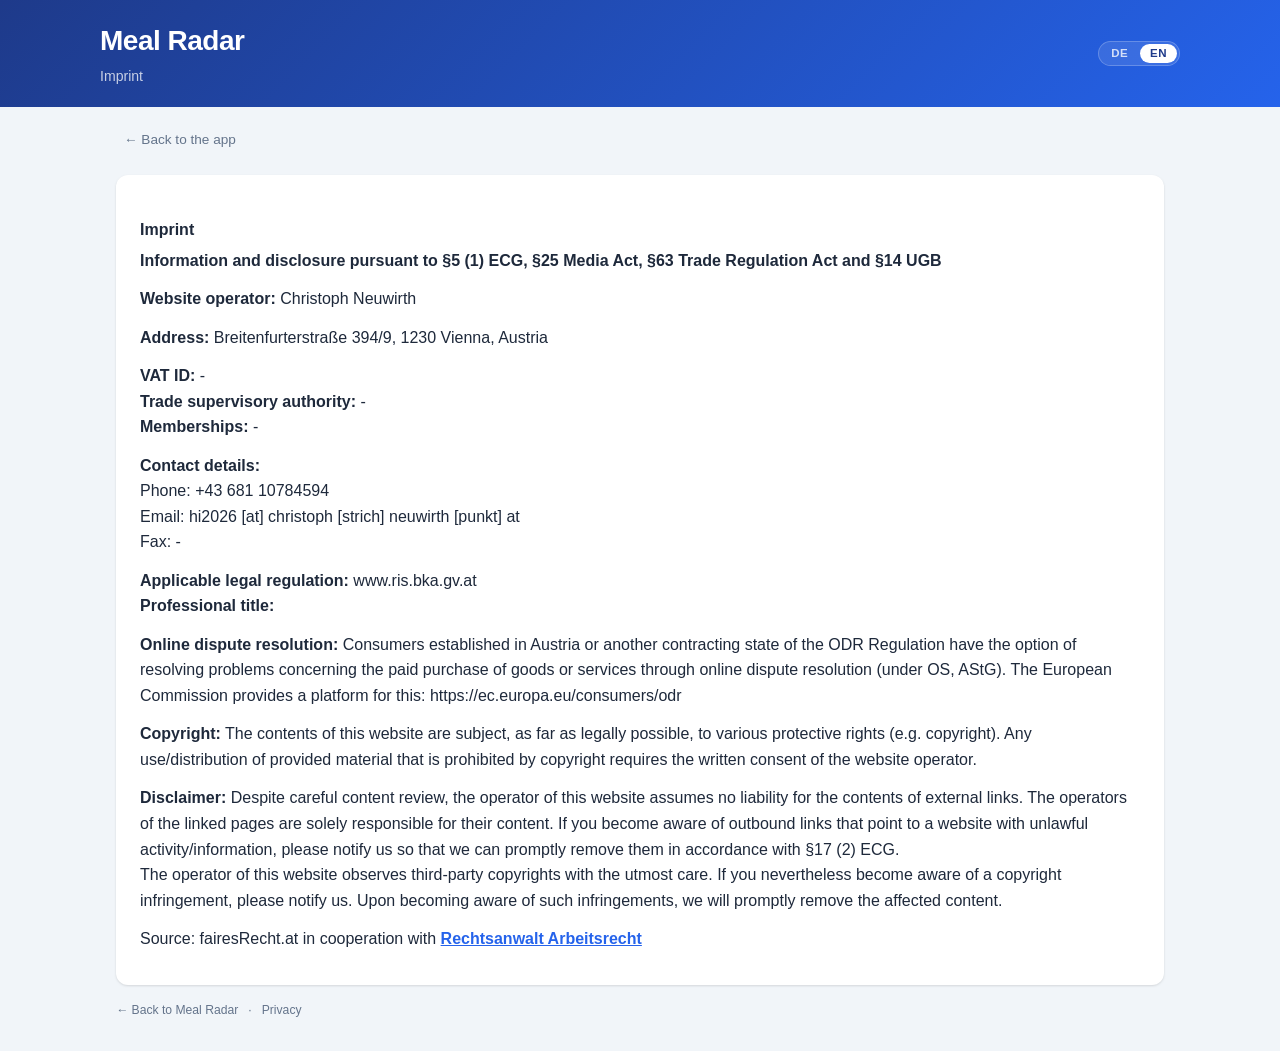
<file: imprint.html>
<!DOCTYPE html>
<html lang="en" data-theme="light">
<head>
  <meta charset="UTF-8">
  <meta name="viewport" content="width=device-width, initial-scale=1.0">
  <title>Imprint – Meal Radar</title>
  <link rel="apple-touch-icon" sizes="180x180" href="favicon/apple-touch-icon.png">
  <link rel="icon" type="image/png" sizes="32x32" href="favicon/favicon-32x32.png">
  <link rel="icon" type="image/png" sizes="16x16" href="favicon/favicon-16x16.png">
  <link rel="shortcut icon" href="favicon/favicon.ico">
  <link rel="manifest" href="favicon/site.webmanifest">
  <script>
    (function () {
      const t = localStorage.getItem('mealradar_theme');
      const d = window.matchMedia('(prefers-color-scheme: dark)').matches;
      if (t === 'dark' || (!t && d)) {
        document.documentElement.setAttribute('data-theme', 'dark');
      }
    })();
  </script>
  <link rel="stylesheet" href="style.css">
</head>
<body>

<header>
  <div class="header-inner">
    <div>
      <h1>Meal Radar</h1>
      <p data-i18n="subtitle">Imprint</p>
    </div>
    <div class="header-actions">
      <div class="ui-lang-toggle">
        <button id="uiLangDe" class="ui-lang-btn" type="button">DE</button>
        <button id="uiLangEn" class="ui-lang-btn active" type="button">EN</button>
      </div>
    </div>
  </div>
</header>

<nav class="back-nav"><a href="index.html" data-i18n="back_to_app">&#8592; Back to the app</a></nav>

<main>
  <div class="card legal-content" id="legal-body" data-i18n-html="body_html"></div>
</main>

<footer>
  <div class="footer-links">
    <a href="index.html" data-i18n="back_to_meal_radar">&#8592; Back to Meal Radar</a>
    <span aria-hidden="true">&middot;</span>
    <a href="privacy.html" data-i18n="link_privacy">Privacy</a>
  </div>
</footer>

<script>
(function () {
  const LANG_KEY = 'mealradar-lang';
  const STRINGS = {
    de: {
      page_title: 'Impressum – Meal Radar',
      subtitle: 'Impressum',
      back_to_app: '← Zurück zur App',
      back_to_meal_radar: '← Zurück zu Meal Radar',
      link_privacy: 'Datenschutz',
      body_html: `
<h4>Impressum</h4>
<p><b>Informationen und Offenlegung gemäß §5 (1) ECG, § 25 MedienG, § 63 GewO und § 14 UGB</b></p>
<p><b>Webseitenbetreiber:</b> Christoph Neuwirth</p>
<p><b>Anschrift:</b> Breitenfurterstraße 394/9, 1230 Wien</p>
<p><b>UID-Nr: </b> - <br><b>Gewerbeaufsichtbehörde:</b> - <br><b>Mitgliedschaften:</b> -</p>
<p><b>Kontaktdaten:</b><br>Telefon: +43 681 10784594<br>Email: hi2026 [at] christoph [strich] neuwirth [punkt] at<br>Fax: -</p>
<p><b>Anwendbare Rechtsvorschrift:</b> www.ris.bka.gv.at <br><b>Berufsbezeichnung:</b> </p>
<p><b>Online Streitbeilegung:</b> Verbraucher, welche in Österreich oder in einem sonstigen Vertragsstaat der ODR-VO niedergelassen sind, haben die Möglichkeit Probleme bezüglich dem entgeltlichen Kauf von Waren oder Dienstleistungen im Rahmen einer Online-Streitbeilegung (nach OS, AStG) zu lösen. Die Europäische Kommission stellt eine Plattform hierfür bereit: https://ec.europa.eu/consumers/odr</p>
<p><b>Urheberrecht:</b> Die Inhalte dieser Webseite unterliegen, soweit dies rechtlich möglich ist, diversen Schutzrechten (z.B dem Urheberrecht). Jegliche Verwendung/Verbreitung von bereitgestelltem Material, welche urheberrechtlich untersagt ist, bedarf schriftlicher Zustimmung des Webseitenbetreibers.</p>
<p><b>Haftungsausschluss:</b> Trotz sorgfältiger inhaltlicher Kontrolle übernimmt der Webseitenbetreiber dieser Webseite keine Haftung für die Inhalte externer Links. Für den Inhalt der verlinkten Seiten sind ausschließlich deren Betreiber verantwortlich. Sollten Sie dennoch auf ausgehende Links aufmerksam werden, welche auf eine Webseite mit rechtswidriger Tätigkeit/Information verweisen, ersuchen wir um dementsprechenden Hinweis, um diese nach § 17 Abs. 2 ECG umgehend zu entfernen.<br>Die Urheberrechte Dritter werden vom Betreiber dieser Webseite mit größter Sorgfalt beachtet. Sollten Sie trotzdem auf eine Urheberrechtsverletzung aufmerksam werden, bitten wir um einen entsprechenden Hinweis. Bei Bekanntwerden derartiger Rechtsverletzungen werden wir den betroffenen Inhalt umgehend entfernen.</p>
<p>Quelle: fairesRecht.at in Kooperation mit <b><a href="https://rechtsanwaltwien.com/arbeitsrecht">Rechtsanwalt Arbeitsrecht</a></b></p>`,
    },
    en: {
      page_title: 'Imprint – Meal Radar',
      subtitle: 'Imprint',
      back_to_app: '← Back to the app',
      back_to_meal_radar: '← Back to Meal Radar',
      link_privacy: 'Privacy',
      body_html: `
<h4>Imprint</h4>
<p><b>Information and disclosure pursuant to §5 (1) ECG, §25 Media Act, §63 Trade Regulation Act and §14 UGB</b></p>
<p><b>Website operator:</b> Christoph Neuwirth</p>
<p><b>Address:</b> Breitenfurterstraße 394/9, 1230 Vienna, Austria</p>
<p><b>VAT ID: </b> - <br><b>Trade supervisory authority:</b> - <br><b>Memberships:</b> -</p>
<p><b>Contact details:</b><br>Phone: +43 681 10784594<br>Email: hi2026 [at] christoph [strich] neuwirth [punkt] at<br>Fax: -</p>
<p><b>Applicable legal regulation:</b> www.ris.bka.gv.at <br><b>Professional title:</b> </p>
<p><b>Online dispute resolution:</b> Consumers established in Austria or another contracting state of the ODR Regulation have the option of resolving problems concerning the paid purchase of goods or services through online dispute resolution (under OS, AStG). The European Commission provides a platform for this: https://ec.europa.eu/consumers/odr</p>
<p><b>Copyright:</b> The contents of this website are subject, as far as legally possible, to various protective rights (e.g. copyright). Any use/distribution of provided material that is prohibited by copyright requires the written consent of the website operator.</p>
<p><b>Disclaimer:</b> Despite careful content review, the operator of this website assumes no liability for the contents of external links. The operators of the linked pages are solely responsible for their content. If you become aware of outbound links that point to a website with unlawful activity/information, please notify us so that we can promptly remove them in accordance with §17 (2) ECG.<br>The operator of this website observes third-party copyrights with the utmost care. If you nevertheless become aware of a copyright infringement, please notify us. Upon becoming aware of such infringements, we will promptly remove the affected content.</p>
<p>Source: fairesRecht.at in cooperation with <b><a href="https://rechtsanwaltwien.com/arbeitsrecht">Rechtsanwalt Arbeitsrecht</a></b></p>`,
    },
  };

  function applyLang(lang) {
    if (lang !== 'de' && lang !== 'en') lang = 'en';
    localStorage.setItem(LANG_KEY, lang);
    document.documentElement.lang = lang;
    document.title = STRINGS[lang].page_title;
    document.querySelectorAll('[data-i18n]').forEach(el => {
      const k = el.dataset.i18n;
      if (STRINGS[lang][k] !== undefined) el.textContent = STRINGS[lang][k];
    });
    document.querySelectorAll('[data-i18n-html]').forEach(el => {
      const k = el.dataset.i18nHtml;
      if (STRINGS[lang][k] !== undefined) el.innerHTML = STRINGS[lang][k];
    });
    document.getElementById('uiLangDe').classList.toggle('active', lang === 'de');
    document.getElementById('uiLangEn').classList.toggle('active', lang === 'en');
  }

  document.getElementById('uiLangDe').addEventListener('click', () => applyLang('de'));
  document.getElementById('uiLangEn').addEventListener('click', () => applyLang('en'));

  const saved = localStorage.getItem(LANG_KEY);
  applyLang(saved === 'de' || saved === 'en' ? saved : 'en');
})();
</script>

</body>
</html>
</file>
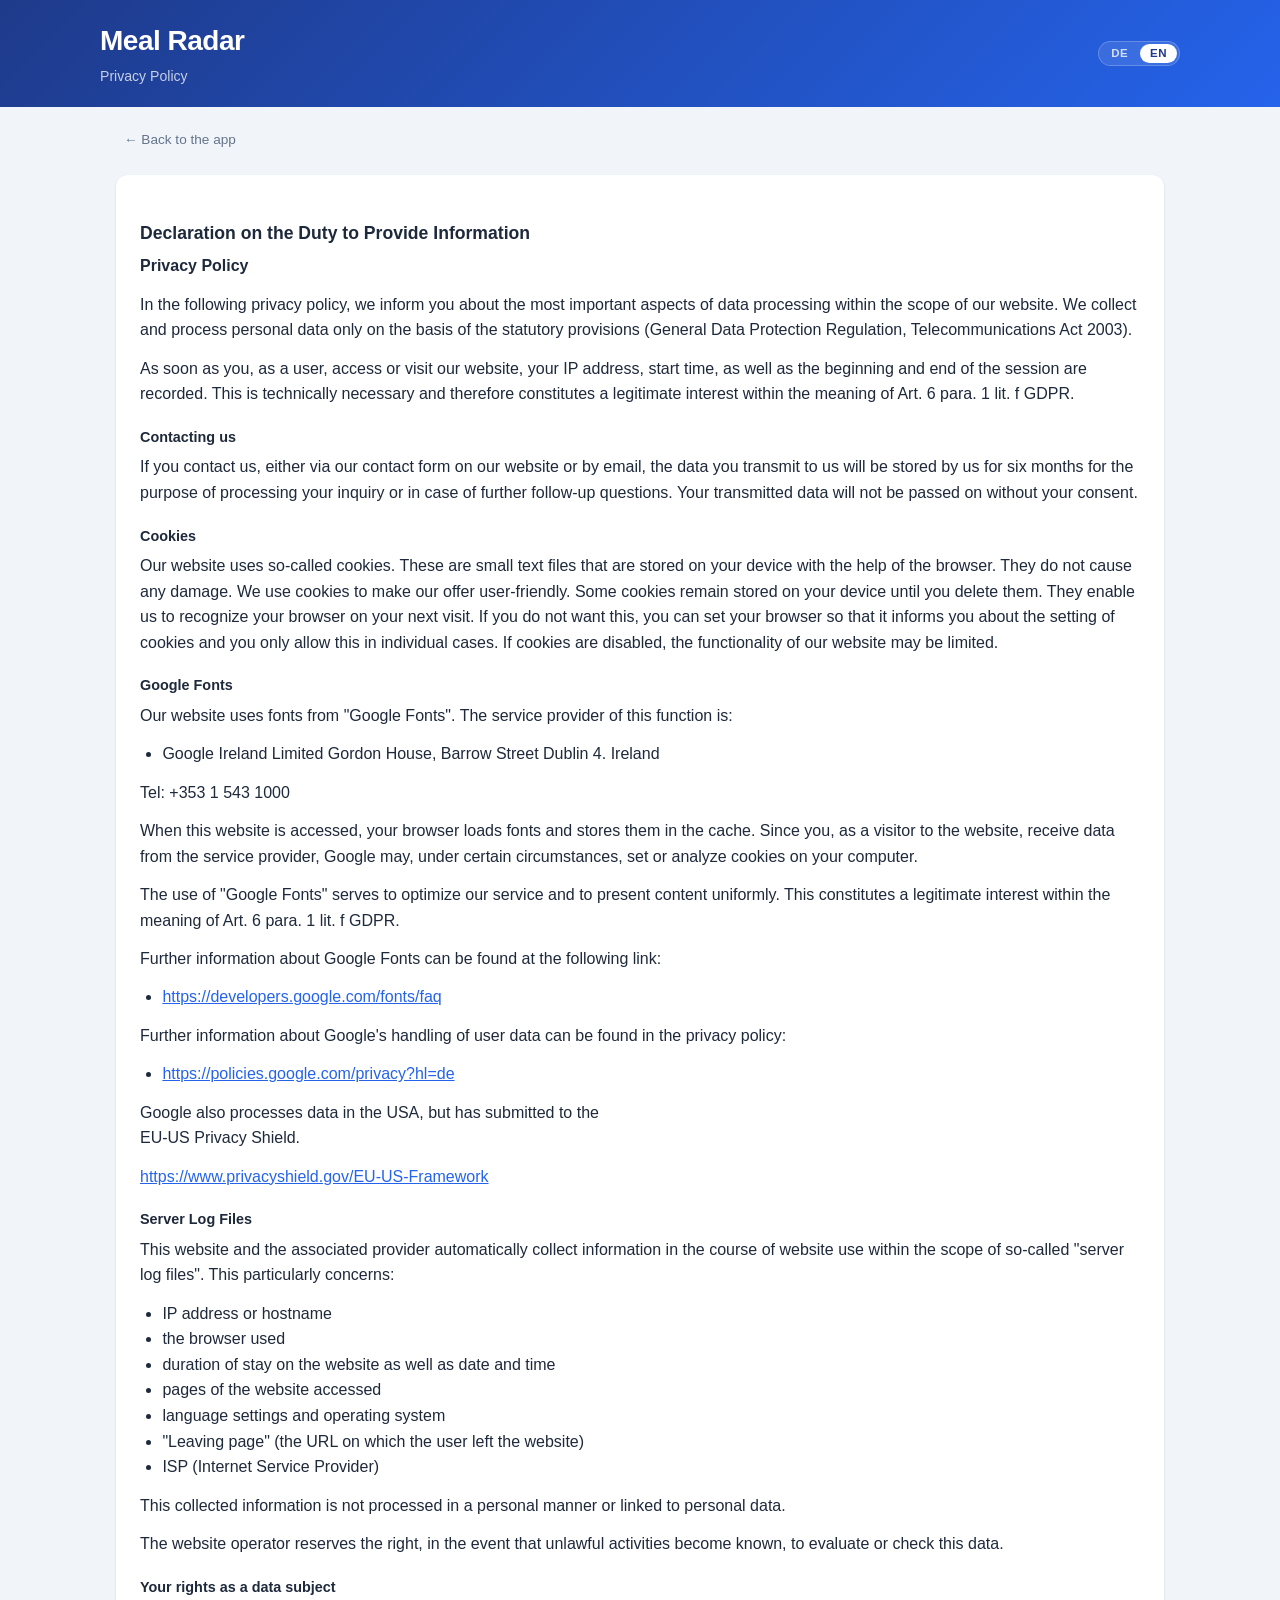
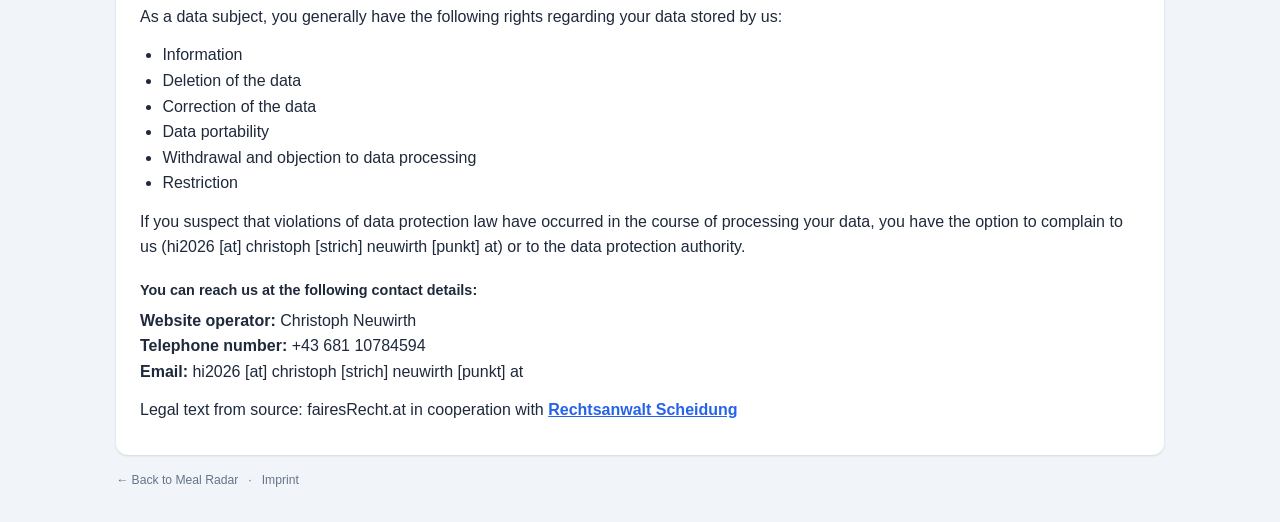
<file: privacy.html>
<!DOCTYPE html>
<html lang="en" data-theme="light">
<head>
  <meta charset="UTF-8">
  <meta name="viewport" content="width=device-width, initial-scale=1.0">
  <title>Privacy – Meal Radar</title>
  <link rel="apple-touch-icon" sizes="180x180" href="favicon/apple-touch-icon.png">
  <link rel="icon" type="image/png" sizes="32x32" href="favicon/favicon-32x32.png">
  <link rel="icon" type="image/png" sizes="16x16" href="favicon/favicon-16x16.png">
  <link rel="shortcut icon" href="favicon/favicon.ico">
  <link rel="manifest" href="favicon/site.webmanifest">
  <script>
    (function () {
      const t = localStorage.getItem('mealradar_theme');
      const d = window.matchMedia('(prefers-color-scheme: dark)').matches;
      if (t === 'dark' || (!t && d)) {
        document.documentElement.setAttribute('data-theme', 'dark');
      }
    })();
  </script>
  <link rel="stylesheet" href="style.css">
</head>
<body>

<header>
  <div class="header-inner">
    <div>
      <h1>Meal Radar</h1>
      <p data-i18n="subtitle">Privacy Policy</p>
    </div>
    <div class="header-actions">
      <div class="ui-lang-toggle">
        <button id="uiLangDe" class="ui-lang-btn" type="button">DE</button>
        <button id="uiLangEn" class="ui-lang-btn active" type="button">EN</button>
      </div>
    </div>
  </div>
</header>

<nav class="back-nav"><a href="index.html" data-i18n="back_to_app">&#8592; Back to the app</a></nav>

<main>
  <div class="card legal-content" id="legal-body" data-i18n-html="body_html"></div>
</main>

<footer>
  <div class="footer-links">
    <a href="index.html" data-i18n="back_to_meal_radar">&#8592; Back to Meal Radar</a>
    <span aria-hidden="true">&middot;</span>
    <a href="imprint.html" data-i18n="link_imprint">Imprint</a>
  </div>
</footer>

<script>
(function () {
  const LANG_KEY = 'mealradar-lang';
  const STRINGS = {
    de: {
      page_title: 'Datenschutz – Meal Radar',
      subtitle: 'Datenschutzerklärung',
      back_to_app: '← Zurück zur App',
      back_to_meal_radar: '← Zurück zu Meal Radar',
      link_imprint: 'Impressum',
      body_html: `
<h3>Erklärung zur Informationspflicht</h3>
<p><strong>Datenschutzerklärung</strong></p>
<p>In folgender Datenschutzerklärung informieren wir Sie über die wichtigsten Aspekte der Datenverarbeitung im Rahmen unserer Webseite. Wir erheben und verarbeiten personenbezogene Daten nur auf Grundlage der gesetzlichen Bestimmungen (Datenschutzgrundverordnung, Telekommunikationsgesetz 2003).</p>
<p>Sobald Sie als Benutzer auf unsere Webseite zugreifen oder diese besuchen wird Ihre IP-Adresse, Beginn sowie Beginn und Ende der Sitzung erfasst. Dies ist technisch bedingt und stellt somit ein berechtigtes Interesse iSv Art 6 Abs 1 lit f DSGVO.</p>
<h5>Kontakt mit uns</h5>
<p>Wenn Sie uns, entweder über unser Kontaktformular auf unserer Webseite, oder per Email kontaktieren, dann werden die von Ihnen an uns übermittelten Daten zwecks Bearbeitung Ihrer Anfrage oder für den Fall von weiteren Anschlussfragen für sechs Monate bei uns gespeichert. Es erfolgt, ohne Ihre Einwilligung, keine Weitergabe Ihrer übermittelten Daten.</p>
<h5>Cookies</h5>
<p>Unsere Website verwendet so genannte Cookies. Dabei handelt es sich um kleine Textdateien, die mit Hilfe des Browsers auf Ihrem Endgerät abgelegt werden. Sie richten keinen Schaden an. Wir nutzen Cookies dazu, unser Angebot nutzerfreundlich zu gestalten. Einige Cookies bleiben auf Ihrem Endgerät gespeichert, bis Sie diese löschen. Sie ermöglichen es uns, Ihren Browser beim nächsten Besuch wiederzuerkennen. Wenn Sie dies nicht wünschen, so können Sie Ihren Browser so einrichten, dass er Sie über das Setzen von Cookies informiert und Sie dies nur im Einzelfall erlauben. Bei der Deaktivierung von Cookies kann die Funktionalität unserer Website eingeschränkt sein.</p>
<h5>Google Fonts</h5>
<p>Unsere Website verwendet Schriftarten von „Google Fonts". Der Dienstanbieter dieser Funktion ist:</p>
<ul><li>Google Ireland Limited Gordon House, Barrow Street Dublin 4. Ireland</li></ul>
<p>Tel: +353 1 543 1000</p>
<p>Beim Aufrufen dieser Webseite lädt Ihr Browser Schriftarten und speichert diese in den Cache. Da Sie, als Besucher der Webseite, Daten des Dienstanbieters empfangen kann Google unter Umständen Cookies auf Ihrem Rechner setzen oder analysieren.</p>
<p>Die Nutzung von „Google-Fonts" dient der Optimierung unserer Dienstleistung und der einheitlichen Darstellung von Inhalten. Dies stellt ein berechtigtes Interesse im Sinne von Art. 6 Abs. 1 lit. f DSGVO dar.</p>
<p>Weitere Informationen zu Google Fonts erhalten Sie unter folgendem Link:</p>
<ul><li><a href="https://developers.google.com/fonts/faq">https://developers.google.com/fonts/faq</a></li></ul>
<p>Weitere Informationen über den Umgang mit Nutzerdaten von Google können Sie der Datenschutzerklärung entnehmen:</p>
<ul><li><a href="https://policies.google.com/privacy?hl=de">https://policies.google.com/privacy?hl=de</a></li></ul>
<p>Google verarbeitet die Daten auch in den USA, hat sich jedoch dem<br>EU-US Privacy-Shield unterworfen.</p>
<p><a href="https://www.privacyshield.gov/EU-US-Framework">https://www.privacyshield.gov/EU-US-Framework</a></p>
<h5>Server-Log Files</h5>
<p>Diese Webseite und der damit verbundene Provider erhebt im Zuge der Webseitennutzung automatisch Informationen im Rahmen sogenannter „Server-Log Files". Dies betrifft insbesondere:</p>
<ul>
  <li>IP-Adresse oder Hostname</li>
  <li>den verwendeten Browser</li>
  <li>Aufenthaltsdauer auf der Webseite sowie Datum und Uhrzeit</li>
  <li>aufgerufene Seiten der Webseite</li>
  <li>Spracheinstellungen und Betriebssystem</li>
  <li>„Leaving-Page" (auf welcher URL hat der Benutzer die Webseite verlassen)</li>
  <li>ISP (Internet Service Provider)</li>
</ul>
<p>Diese erhobenen Informationen werden nicht personenbezogen verarbeitet oder mit personenbezogenen Daten in Verbindung gebracht.</p>
<p>Der Webseitenbetreiber behält es sich vor, im Falle von Bekanntwerden rechtswidriger Tätigkeiten, diese Daten auszuwerten oder zu überprüfen.</p>
<h5>Ihre Rechte als Betroffener</h5>
<p>Sie als Betroffener haben bezüglich Ihrer Daten, welche bei uns gespeichert sind grundsätzlich ein Recht auf:</p>
<ul>
  <li>Auskunft</li>
  <li>Löschung der Daten</li>
  <li>Berichtigung der Daten</li>
  <li>Übertragbarkeit der Daten</li>
  <li>Wiederruf und Widerspruch zur Datenverarbeitung</li>
  <li>Einschränkung</li>
</ul>
<p>Wenn sie vermuten, dass im Zuge der Verarbeitung Ihrer Daten Verstöße gegen das Datenschutzrecht passiert sind, so haben Sie die Möglichkeit sich bei uns (hi2026 [at] christoph [strich] neuwirth [punkt] at) oder der Datenschutzbehörde zu beschweren.</p>
<h5>Sie erreichen uns unter folgenden Kontaktdaten:</h5>
<p><b>Webseitenbetreiber:</b> Christoph Neuwirth<br><b>Telefonnummer:</b> +43 681 10784594<br><b>Email:</b> hi2026 [at] christoph [strich] neuwirth [punkt] at</p>
<p><span>Rechtstext von </span>Quelle: fairesRecht.at in Kooperation mit <b><a href="https://rechtsanwaltwien.com/scheidung">Rechtsanwalt Scheidung</a></b></p>`,
    },
    en: {
      page_title: 'Privacy – Meal Radar',
      subtitle: 'Privacy Policy',
      back_to_app: '← Back to the app',
      back_to_meal_radar: '← Back to Meal Radar',
      link_imprint: 'Imprint',
      body_html: `
<h3>Declaration on the Duty to Provide Information</h3>
<p><strong>Privacy Policy</strong></p>
<p>In the following privacy policy, we inform you about the most important aspects of data processing within the scope of our website. We collect and process personal data only on the basis of the statutory provisions (General Data Protection Regulation, Telecommunications Act 2003).</p>
<p>As soon as you, as a user, access or visit our website, your IP address, start time, as well as the beginning and end of the session are recorded. This is technically necessary and therefore constitutes a legitimate interest within the meaning of Art. 6 para. 1 lit. f GDPR.</p>
<h5>Contacting us</h5>
<p>If you contact us, either via our contact form on our website or by email, the data you transmit to us will be stored by us for six months for the purpose of processing your inquiry or in case of further follow-up questions. Your transmitted data will not be passed on without your consent.</p>
<h5>Cookies</h5>
<p>Our website uses so-called cookies. These are small text files that are stored on your device with the help of the browser. They do not cause any damage. We use cookies to make our offer user-friendly. Some cookies remain stored on your device until you delete them. They enable us to recognize your browser on your next visit. If you do not want this, you can set your browser so that it informs you about the setting of cookies and you only allow this in individual cases. If cookies are disabled, the functionality of our website may be limited.</p>
<h5>Google Fonts</h5>
<p>Our website uses fonts from "Google Fonts". The service provider of this function is:</p>
<ul><li>Google Ireland Limited Gordon House, Barrow Street Dublin 4. Ireland</li></ul>
<p>Tel: +353 1 543 1000</p>
<p>When this website is accessed, your browser loads fonts and stores them in the cache. Since you, as a visitor to the website, receive data from the service provider, Google may, under certain circumstances, set or analyze cookies on your computer.</p>
<p>The use of "Google Fonts" serves to optimize our service and to present content uniformly. This constitutes a legitimate interest within the meaning of Art. 6 para. 1 lit. f GDPR.</p>
<p>Further information about Google Fonts can be found at the following link:</p>
<ul><li><a href="https://developers.google.com/fonts/faq">https://developers.google.com/fonts/faq</a></li></ul>
<p>Further information about Google's handling of user data can be found in the privacy policy:</p>
<ul><li><a href="https://policies.google.com/privacy?hl=de">https://policies.google.com/privacy?hl=de</a></li></ul>
<p>Google also processes data in the USA, but has submitted to the<br>EU-US Privacy Shield.</p>
<p><a href="https://www.privacyshield.gov/EU-US-Framework">https://www.privacyshield.gov/EU-US-Framework</a></p>
<h5>Server Log Files</h5>
<p>This website and the associated provider automatically collect information in the course of website use within the scope of so-called "server log files". This particularly concerns:</p>
<ul>
  <li>IP address or hostname</li>
  <li>the browser used</li>
  <li>duration of stay on the website as well as date and time</li>
  <li>pages of the website accessed</li>
  <li>language settings and operating system</li>
  <li>"Leaving page" (the URL on which the user left the website)</li>
  <li>ISP (Internet Service Provider)</li>
</ul>
<p>This collected information is not processed in a personal manner or linked to personal data.</p>
<p>The website operator reserves the right, in the event that unlawful activities become known, to evaluate or check this data.</p>
<h5>Your rights as a data subject</h5>
<p>As a data subject, you generally have the following rights regarding your data stored by us:</p>
<ul>
  <li>Information</li>
  <li>Deletion of the data</li>
  <li>Correction of the data</li>
  <li>Data portability</li>
  <li>Withdrawal and objection to data processing</li>
  <li>Restriction</li>
</ul>
<p>If you suspect that violations of data protection law have occurred in the course of processing your data, you have the option to complain to us (hi2026 [at] christoph [strich] neuwirth [punkt] at) or to the data protection authority.</p>
<h5>You can reach us at the following contact details:</h5>
<p><b>Website operator:</b> Christoph Neuwirth<br><b>Telephone number:</b> +43 681 10784594<br><b>Email:</b> hi2026 [at] christoph [strich] neuwirth [punkt] at</p>
<p><span>Legal text from source: </span>fairesRecht.at in cooperation with <b><a href="https://rechtsanwaltwien.com/scheidung">Rechtsanwalt Scheidung</a></b></p>`,
    },
  };

  function applyLang(lang) {
    if (lang !== 'de' && lang !== 'en') lang = 'en';
    localStorage.setItem(LANG_KEY, lang);
    document.documentElement.lang = lang;
    document.title = STRINGS[lang].page_title;
    document.querySelectorAll('[data-i18n]').forEach(el => {
      const k = el.dataset.i18n;
      if (STRINGS[lang][k] !== undefined) el.textContent = STRINGS[lang][k];
    });
    document.querySelectorAll('[data-i18n-html]').forEach(el => {
      const k = el.dataset.i18nHtml;
      if (STRINGS[lang][k] !== undefined) el.innerHTML = STRINGS[lang][k];
    });
    document.getElementById('uiLangDe').classList.toggle('active', lang === 'de');
    document.getElementById('uiLangEn').classList.toggle('active', lang === 'en');
  }

  document.getElementById('uiLangDe').addEventListener('click', () => applyLang('de'));
  document.getElementById('uiLangEn').addEventListener('click', () => applyLang('en'));

  const saved = localStorage.getItem(LANG_KEY);
  applyLang(saved === 'de' || saved === 'en' ? saved : 'en');
})();
</script>

</body>
</html>
</file>
<file: style.css>
/* ═══════════════════════════════════════════
   RESET
═══════════════════════════════════════════ */
*, *::before, *::after { box-sizing: border-box; margin: 0; padding: 0; -webkit-tap-highlight-color: transparent; }

/* ═══════════════════════════════════════════
   DESIGN TOKENS – Light mode
═══════════════════════════════════════════ */
:root {
  --bg:        #f1f5f9;
  --card:      #ffffff;
  --input-bg:  #ffffff;
  --primary:   #2563eb;
  --pri-h:     #1d4ed8;
  --danger:    #ef4444;
  --dan-h:     #dc2626;
  --text:      #1e293b;
  --muted:     #64748b;
  --border:    #e2e8f0;
  --radius:    12px;
  --shadow:    0 1px 3px rgba(0,0,0,.08), 0 1px 2px rgba(0,0,0,.05);
}

/* ═══════════════════════════════════════════
   DESIGN TOKENS – Dark mode
═══════════════════════════════════════════ */
[data-theme="dark"] {
  --bg:        #0f172a;
  --card:      #1e293b;
  --input-bg:  #0f172a;
  --primary:   #60a5fa;
  --pri-h:     #3b82f6;
  --danger:    #f87171;
  --dan-h:     #ef4444;
  --text:      #f1f5f9;
  --muted:     #94a3b8;
  --border:    #334155;
  --shadow:    0 1px 3px rgba(0,0,0,.35), 0 1px 2px rgba(0,0,0,.25);
}

/* ═══════════════════════════════════════════
   BASE
═══════════════════════════════════════════ */
body {
  font-family: -apple-system, BlinkMacSystemFont, 'Segoe UI', Roboto, sans-serif;
  background: var(--bg);
  color: var(--text);
  line-height: 1.5;
  min-height: 100vh;
  transition: background .2s, color .2s;
}

/* ═══════════════════════════════════════════
   HEADER
═══════════════════════════════════════════ */
header {
  background: linear-gradient(135deg, #1e3a8a 0%, #2563eb 100%);
  color: #fff;
  padding: 20px 32px;
}

.header-inner {
  max-width: 1080px;
  margin: 0 auto;
  display: flex;
  align-items: center;
  justify-content: space-between;
  gap: 16px;
}

header h1 { font-size: 1.75rem; font-weight: 800; letter-spacing: -.5px; }
header p  { margin-top: 4px; opacity: .75; font-size: .88rem; }

.theme-btn {
  background: rgba(255,255,255,.15);
  border: 1px solid rgba(255,255,255,.25);
  border-radius: 8px;
  color: #fff;
  padding: 7px 14px;
  cursor: pointer;
  font-size: .8rem;
  font-weight: 600;
  letter-spacing: .03em;
  line-height: 1;
  transition: background .15s;
  flex-shrink: 0;
}
.theme-btn:hover { background: rgba(255,255,255,.28); }

/* ── Header actions cluster (lang toggle + theme btn) ── */
.header-actions {
  display: flex;
  align-items: center;
  gap: 10px;
  flex-shrink: 0;
}

.ui-lang-toggle {
  display: inline-flex;
  gap: 2px;
  background: rgba(255,255,255,.10);
  border: 1px solid rgba(255,255,255,.22);
  border-radius: 999px;
  padding: 2px;
}
.ui-lang-btn {
  border: none;
  background: transparent;
  color: rgba(255,255,255,.78);
  font-size: .72rem;
  font-weight: 700;
  letter-spacing: .04em;
  padding: 4px 10px;
  border-radius: 999px;
  cursor: pointer;
  line-height: 1;
  transition: background .15s, color .15s;
}
.ui-lang-btn:hover { color: #fff; background: rgba(255,255,255,.10); }
.ui-lang-btn.active {
  background: #fff;
  color: #1e3a8a;
}

/* ═══════════════════════════════════════════
   LAYOUT
═══════════════════════════════════════════ */
main {
  max-width: 1080px;
  margin: 0 auto;
  padding: 24px 16px 12px;
  display: flex;
  flex-direction: column;
  gap: 20px;
}

.card {
  background: var(--card);
  border-radius: var(--radius);
  box-shadow: var(--shadow);
  padding: 20px 24px;
  transition: background .2s;
}

.card-title {
  font-size: .75rem;
  font-weight: 700;
  color: var(--muted);
  text-transform: uppercase;
  letter-spacing: .6px;
  margin-bottom: 14px;
}

.card-toggle {
  cursor: pointer;
  user-select: none;
  display: flex;
  justify-content: space-between;
  align-items: center;
}
.card-toggle::after {
  content: '';
  display: inline-block;
  width: .42em;
  height: .42em;
  border-right: 2px solid currentColor;
  border-bottom: 2px solid currentColor;
  transform: rotate(45deg);
  transition: transform .2s, opacity .15s;
  flex-shrink: 0;
  opacity: .45;
  margin-bottom: .1em;
}
.card-toggle:hover::after {
  opacity: 1;
}
.card.collapsed .card-toggle {
  margin-bottom: 0;
}
.card.collapsed .card-toggle::after {
  transform: rotate(-45deg);
  margin-bottom: 0;
}
.card.collapsed .card-body {
  display: none;
}

/* ═══════════════════════════════════════════
   BUTTONS
═══════════════════════════════════════════ */
.btn {
  padding: 8px 16px;
  border-radius: 8px;
  font-size: .875rem;
  font-weight: 600;
  cursor: pointer;
  border: none;
  transition: background .15s, transform .1s;
  display: inline-flex;
  align-items: center;
  gap: 5px;
  white-space: nowrap;
}
.btn:active { transform: scale(.97); }

.btn-primary          { background: var(--primary); color: #fff; }
.btn-primary:hover    { background: var(--pri-h); }

.btn-secondary        { background: var(--bg); color: var(--text); border: 1.5px solid var(--border); }
.btn-secondary:hover  { background: var(--border); }

.btn-danger           { background: var(--danger); color: #fff; }
.btn-danger:hover     { background: var(--dan-h); }

.btn-ghost            { background: none; color: var(--muted); border: 1.5px solid var(--border); }
.btn-ghost:hover      { background: var(--bg); color: var(--text); }
.btn-ghost:disabled   { opacity: .4; cursor: not-allowed; pointer-events: none; }

.btn-sm               { padding: 5px 10px; font-size: .78rem; border-radius: 6px; }

.btn-edit             { padding: 4px 10px; font-size: .78rem; border-radius: 6px;
                        background: #eff6ff; color: #2563eb; border: 1px solid #bfdbfe; }
.btn-edit:hover       { background: #dbeafe; }

.btn-remove           { padding: 4px 10px; font-size: .78rem; border-radius: 6px;
                        background: #fef2f2; color: #ef4444; border: 1px solid #fecaca; }
.btn-remove:hover     { background: #fee2e2; }

[data-theme="dark"] .btn-edit          { background: #1e3a5f; color: #93c5fd; border-color: #1e40af; }
[data-theme="dark"] .btn-edit:hover    { background: #1e3a8a; }
[data-theme="dark"] .btn-remove        { background: #3b1c1c; color: #f87171; border-color: #7f1d1d; }
[data-theme="dark"] .btn-remove:hover  { background: #4c2020; }

/* ═══════════════════════════════════════════
   SEARCH BAR
═══════════════════════════════════════════ */
.search-bar { display: flex; gap: 10px; margin-bottom: 14px; }
.search-bar input {
  flex: 1;
  -webkit-appearance: none;
  appearance: none;
  border: 1.5px solid var(--border);
  border-radius: 8px;
  padding: 8px 14px;
  font-size: .9rem;
  color: var(--text);
  background: var(--input-bg);
  transition: border-color .15s;
}
.search-bar input:focus {
  outline: none;
  border-color: var(--primary);
  box-shadow: 0 0 0 3px rgba(37,99,235,.12);
}

/* ═══════════════════════════════════════════
   PRESET CHIPS
═══════════════════════════════════════════ */
.section-label {
  font-size: .7rem;
  font-weight: 700;
  color: var(--muted);
  text-transform: uppercase;
  letter-spacing: .5px;
  margin: 12px 0 7px;
  display: block;
}
.section-label:first-child { margin-top: 0; }

.presets-grid { display: flex; flex-wrap: wrap; gap: 7px; }

.preset-category { margin: 10px 0 2px; }
.preset-category:first-child { margin-top: 0; }
.preset-category > summary {
  font-size: .7rem; font-weight: 700; color: var(--muted);
  text-transform: uppercase; letter-spacing: .5px;
  cursor: pointer; user-select: none; list-style: none;
  display: flex; align-items: center; gap: 4px;
  margin-bottom: 7px;
}
.preset-category > summary::-webkit-details-marker { display: none; }
.preset-category > summary::before { content: '▼'; font-size: .5rem; opacity: .6; }
.preset-category:not([open]) > summary::before { content: '▶'; }
.preset-category:not([open]) > summary { margin-bottom: 0; }

.chip {
  display: inline-flex;
  align-items: center;
  gap: 5px;
  padding: 5px 12px;
  border-radius: 20px;
  border: 1.5px solid var(--border);
  background: var(--card);
  font-size: .82rem;
  font-weight: 500;
  color: var(--text);
  cursor: pointer;
  user-select: none;
  transition: border-color .15s, background .15s, color .15s;
}
.chip:hover { border-color: var(--primary); background: #eff6ff; color: var(--primary); }
[data-theme="dark"] .chip:hover { background: #1e3a5f; color: #93c5fd; }

.chip.custom { border-style: dashed; border-color: #c4b5fd; background: #faf5ff; color: #7c3aed; }
.chip.custom:hover { border-color: #7c3aed; background: #ede9fe; }
[data-theme="dark"] .chip.custom       { background: #2e1c57; color: #c4b5fd; border-color: #5b21b6; }
[data-theme="dark"] .chip.custom:hover { background: #3b2378; }

.chip-del {
  width: 15px; height: 15px;
  border-radius: 50%;
  background: #ddd6fe; color: #7c3aed;
  border: none; cursor: pointer;
  font-size: 10px; line-height: 1;
  display: flex; align-items: center; justify-content: center;
  flex-shrink: 0; padding: 0;
}
.chip-del:hover { background: #c4b5fd; }

.expand-btn { margin-top: 8px; }
.empty-state { color: var(--muted); font-size: .88rem; padding: 8px 0; }

/* ── Custom presets management row ── */
.custom-section-hd {
  display: flex;
  align-items: center;
  gap: 10px;
  margin: 14px 0 8px;
}
.custom-section-hd .section-label { margin: 0; }
.custom-section-actions { display: flex; gap: 6px; margin-left: auto; }

.custom-empty { font-size: .82rem; color: var(--muted); padding: 4px 0 2px; }

.storage-notice {
  display: flex;
  align-items: flex-start;
  gap: 8px;
  font-size: .76rem;
  color: var(--muted);
  background: var(--bg);
  border: 1px solid var(--border);
  border-radius: 8px;
  padding: 9px 12px;
  margin-top: 12px;
  line-height: 1.5;
}

/* ═══════════════════════════════════════════
   FOOD LIST
═══════════════════════════════════════════ */
.food-list { display: flex; flex-direction: column; gap: 8px; }

.food-item {
  display: flex; align-items: center; gap: 10px;
  padding: 9px 12px;
  border-radius: 8px;
  background: var(--bg);
  border: 1.5px solid var(--border);
}
.food-swatch { width: 12px; height: 12px; border-radius: 3px; flex-shrink: 0; }
.food-name   { font-weight: 600; font-size: .9rem; flex: 1; min-width: 0;
               overflow: hidden; text-overflow: ellipsis; white-space: nowrap; }
.food-amount-wrap { display: flex; align-items: center; gap: 3px; flex-shrink: 0; }
.food-amount-unit { font-size: .82rem; color: var(--muted); }
.food-amount-input {
  width: 58px;
  text-align: right;
  border: 1.5px solid transparent;
  border-radius: 6px;
  padding: 2px 4px;
  font-size: .82rem;
  font-family: inherit;
  color: var(--muted);
  background: transparent;
  -moz-appearance: textfield;
  appearance: textfield;
}
.food-amount-input::-webkit-outer-spin-button,
.food-amount-input::-webkit-inner-spin-button { -webkit-appearance: none; appearance: none; }
.food-amount-input:hover { border-color: var(--border); background: var(--input-bg); color: var(--text); }
.food-amount-input:focus {
  outline: none;
  border-color: var(--primary);
  background: var(--input-bg);
  color: var(--text);
  box-shadow: 0 0 0 3px rgba(37,99,235,.15);
}
.food-btns   { display: flex; gap: 6px; flex-shrink: 0; }

/* ═══════════════════════════════════════════
   CHART
═══════════════════════════════════════════ */
.chart-wrapper { position: relative; }
.ri-hint { font-size: .74rem; color: var(--muted); margin-top: 10px; }

/* ═══════════════════════════════════════════
   SUMMARY TABLE
═══════════════════════════════════════════ */
.summary-table { width: 100%; border-collapse: collapse; font-size: .875rem; }

.summary-table th {
  padding: 8px 12px; text-align: left;
  font-size: .7rem; font-weight: 700; color: var(--muted);
  text-transform: uppercase; letter-spacing: .5px;
  border-bottom: 2px solid var(--border);
  background: var(--bg);
}
.summary-table td { padding: 9px 12px; border-bottom: 1px solid var(--border); vertical-align: middle; }
.summary-table tr:last-child td { border-bottom: none; }

.pct-row   { display: flex; align-items: center; gap: 10px; }
.pct-track { flex: 1; height: 7px; background: var(--border); border-radius: 4px; overflow: hidden; }
.pct-fill  { height: 100%; border-radius: 4px; transition: width .3s; }
.pct-label { min-width: 46px; text-align: right; font-weight: 700; font-size: .83rem; }

.c-ok   { color: #16a34a; }
.c-warn { color: #d97706; }
.c-over { color: var(--danger); }
[data-theme="dark"] .c-ok   { color: #4ade80; }
[data-theme="dark"] .c-warn { color: #fbbf24; }

/* ═══════════════════════════════════════════
   ACTIONS
═══════════════════════════════════════════ */
.actions { display: flex; gap: 12px; flex-wrap: wrap; }

/* ═══════════════════════════════════════════
   DIALOG
═══════════════════════════════════════════ */
dialog {
  position: fixed;
  inset: 0;
  margin: auto;
  border: none;
  border-radius: 16px;
  padding: 0;
  background: var(--card);
  color: var(--text);
  box-shadow: 0 25px 60px rgba(0,0,0,.25);
  max-width: 540px;
  width: calc(100vw - 32px);
  max-height: 92vh;
  overflow: hidden;
}
dialog[open] {
  display: flex;
  flex-direction: column;
}
dialog::backdrop { background: rgba(15,23,42,.6); backdrop-filter: blur(2px); }
[data-theme="dark"] dialog { box-shadow: 0 25px 60px rgba(0,0,0,.6); }

.dlg-header {
  display: flex; align-items: center; justify-content: space-between;
  padding: 20px 24px 16px;
  flex-shrink: 0;
  border-bottom: 1px solid var(--border);
}
.dlg-header h2 { font-size: 1.05rem; font-weight: 700; }

.dlg-body {
  flex: 1 1 auto;
  overflow-y: auto;
  padding: 20px 24px;
  min-height: 0;
}

.dlg-close {
  width: 30px; height: 30px; border-radius: 7px; border: none;
  background: var(--bg); color: var(--muted); cursor: pointer; font-size: .95rem;
  display: flex; align-items: center; justify-content: center;
}
.dlg-close:hover { background: var(--border); color: var(--text); }

/* Form grid */
.form-grid { display: grid; grid-template-columns: 1fr 1fr; gap: 12px; }
.field { display: flex; flex-direction: column; gap: 5px; }
.field.span2, .form-grid > details { grid-column: 1 / -1; }

label { font-size: .7rem; font-weight: 700; color: var(--muted); text-transform: uppercase; letter-spacing: .5px; }

input[type="text"],
input[type="number"] {
  border: 1.5px solid var(--border);
  border-radius: 8px;
  padding: 8px 12px;
  font-size: .9rem;
  color: var(--text);
  background: var(--input-bg);
  transition: border-color .15s, box-shadow .15s;
  width: 100%;
}
input:focus {
  outline: none;
  border-color: var(--primary);
  box-shadow: 0 0 0 3px rgba(37,99,235,.15);
}
input::placeholder { color: #94a3b8; }

/* Inline error */
.dlg-error {
  background: #fef2f2;
  color: #b91c1c;
  border: 1px solid #fecaca;
  border-radius: 8px;
  padding: 10px 14px;
  font-size: .84rem;
  margin-bottom: 14px;
}
[data-theme="dark"] .dlg-error { background: #3b1c1c; color: #fca5a5; border-color: #7f1d1d; }

/* Amount quick-select */
.amount-presets { display: flex; flex-wrap: wrap; gap: 4px; margin-top: 6px; }
.amount-btn {
  padding: 2px 8px;
  border-radius: 999px;
  border: 1.5px solid var(--border);
  background: var(--bg);
  color: var(--muted);
  font-size: .75rem;
  cursor: pointer;
  transition: background .12s, color .12s, border-color .12s;
}
.amount-btn:hover { background: var(--primary); color: #fff; border-color: var(--primary); }

/* Collapsible nutrients */
.form-grid > details > summary {
  font-size: .7rem; font-weight: 700; color: var(--muted);
  text-transform: uppercase; letter-spacing: .5px;
  cursor: pointer; user-select: none;
  padding: 10px 0 2px;
  list-style: none;
}
.form-grid > details > summary::-webkit-details-marker { display: none; }
.form-grid > details > summary::before { content: '▶\00a0'; font-size: .6rem; }
.form-grid > details[open] > summary::before { content: '▼\00a0'; }
.nutrient-sub-grid {
  display: grid; grid-template-columns: 1fr 1fr; gap: 12px; margin-top: 10px;
}

.dlg-footer {
  display: flex; align-items: center; justify-content: space-between;
  gap: 8px; flex-shrink: 0;
  padding: 16px 24px;
  border-top: 1px solid var(--border);
  background: var(--card);
}
.dlg-footer-btns { display: flex; gap: 8px; flex-shrink: 0; }

/* ═══════════════════════════════════════════
   FOOTER
═══════════════════════════════════════════ */
footer {
  max-width: 1080px;
  margin: 4px auto 32px;
  padding: 0 16px;
  display: flex;
  align-items: center;
  justify-content: space-between;
  gap: 12px;
  flex-wrap: wrap;
  font-size: .76rem;
  color: var(--muted);
}
.footer-links { display: flex; gap: 10px; align-items: center; flex-shrink: 0; }
.footer-links a { color: var(--muted); text-decoration: none; }
.footer-links a:hover { color: var(--text); text-decoration: underline; }
.footer-version { color: var(--muted); font-size: .8rem; }

/* ═══════════════════════════════════════════
   TOAST
═══════════════════════════════════════════ */
.toast {
  position: fixed; bottom: 24px; right: 24px;
  background: #0f172a; color: #fff;
  padding: 11px 18px; border-radius: 8px;
  font-size: .84rem; font-weight: 500;
  opacity: 0; transform: translateY(6px);
  transition: opacity .2s, transform .2s;
  pointer-events: none; z-index: 9999;
}
.toast.show { opacity: 1; transform: translateY(0); }
[data-theme="dark"] .toast { background: #e2e8f0; color: #0f172a; }

/* ═══════════════════════════════════════════
   NUTRIENT TOGGLES
═══════════════════════════════════════════ */
.nutrient-toggles {
  display: flex;
  flex-wrap: wrap;
  gap: 6px;
  margin-bottom: 14px;
}
.n-toggle {
  padding: 3px 10px;
  border-radius: 999px;
  border: 1.5px solid var(--primary);
  background: var(--primary);
  color: #fff;
  font-size: .8rem;
  font-weight: 500;
  cursor: pointer;
  transition: background .15s, color .15s, opacity .15s;
  line-height: 1.5;
}
.n-toggle.off {
  background: transparent;
  color: var(--muted);
  border-color: var(--border);
  opacity: .7;
}
.n-toggle:hover { opacity: .85; }

/* ═══════════════════════════════════════════
   RESPONSIVE
═══════════════════════════════════════════ */
@media (max-width: 580px) {
  header          { padding: 18px 16px 16px; }
  header h1       { font-size: 1.4rem; }
  .card           { padding: 16px; }
  .form-grid      { grid-template-columns: 1fr; }
  .nutrient-sub-grid { grid-template-columns: 1fr; }
  footer          { flex-direction: column; align-items: flex-start; gap: 8px; }
}

/* ═══════════════════════════════════════════
   LEGAL PAGES (impressum / datenschutz)
═══════════════════════════════════════════ */
.back-nav {
  max-width: 1080px;
  margin: 0 auto;
  padding: 20px 24px 0;
}
.back-nav a {
  font-size: .85rem;
  color: var(--muted);
  text-decoration: none;
}
.back-nav a:hover { color: var(--text); }
.legal-content h3,
.legal-content h4,
.legal-content h5 { margin: 1.4em 0 .4em; color: var(--text); }
.legal-content h3 { font-size: 1.1rem; }
.legal-content h4 { font-size: 1rem; }
.legal-content h5 { font-size: .9rem; }
.legal-content p  { margin: 0 0 .8em; line-height: 1.6; }
.legal-content ul { margin: 0 0 .8em 1.4em; line-height: 1.6; }
.legal-content a  { color: var(--primary); }

/* On very narrow screens the mini progress bar is too small to be useful */
/* Prevent iOS Safari from zooming on input focus (requires font-size >= 16px) */
@media (hover: none) {
  input, select, textarea { font-size: 16px !important; }
}

@media (max-width: 480px) {
  .pct-track { display: none; }
  .summary-table th,
  .summary-table td { padding: 7px 6px; }
  .food-item { flex-wrap: wrap; align-items: center; }
  .food-name { min-width: calc(100% - 22px); }
  .food-amount-wrap { flex-shrink: 0; }
  .food-amount-input { width: 42px; }
  .food-btns { flex: 1; justify-content: flex-end; }
  .dlg-footer { flex-wrap: wrap; padding: 12px 16px; gap: 10px; }
  .dlg-footer-btns { width: 100%; justify-content: flex-end; }
  dialog { top: 50px; bottom: auto; max-height: calc(100dvh - 100px); }
}
</file>
